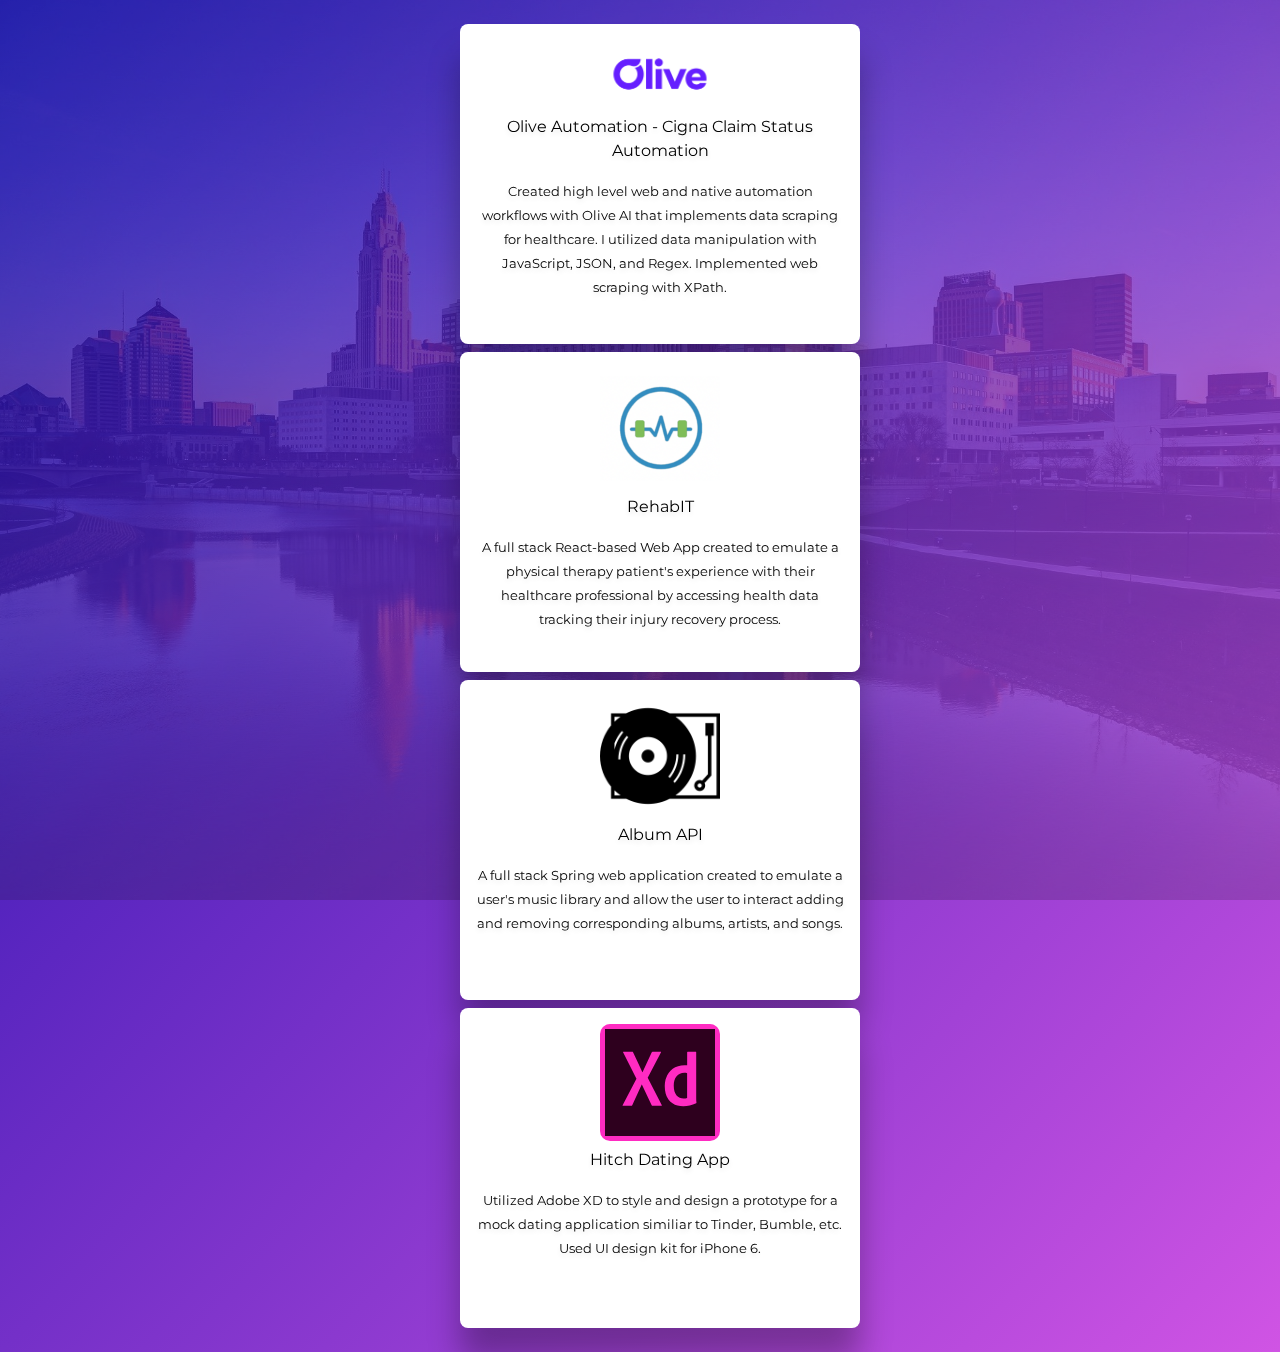
<file: newPortfolio/projects.html>
<!DOCTYPE html>
<html lang="en">
<head>
    <meta charset="UTF-8">
    <meta name="viewport" content="width=device-width, initial-scale=1.0">
    <meta http-equiv="X-UA-Compatible" content="ie=edge">
    <title>Projects</title>
    <link rel="stylesheet" type="text/css" href="css/projects.css">
    <link href="https://fonts.googleapis.com/css?family=Montserrat&display=swap" rel="stylesheet">
</head>
<body>
        <div class="wallpaper"></div>
        <div class="content"></div>

        <ul class="cards">
            <li class="singleCard">
                <img class="projectImg" src="/newPortfolio/images/Favorites/olive_logo_2.png" alt="Olive">
                       <div class="cardName">Olive Automation - Cigna Claim Status Automation</div>
                <p><small>Created high level web and native automation workflows with Olive AI that implements data scraping for healthcare.
                    I utilized data manipulation with JavaScript, JSON, and Regex. Implemented web scraping with XPath.
                </small></p>
            </li>
        
            <li class="singleCard">

                    <a href="https://github.com/JimJewell/rehab-application"></a>
                    <img class="projectImg" src="/newPortfolio/images/apple-touch-icon.png" alt="RehabIT">
            </a>
                    <div class="cardName">RehabIT</div>
                    <p><small>A full stack React-based Web App created to emulate a physical therapy patient's experience with their healthcare 
                        professional by accessing health data tracking their injury recovery process. </small></p>
                </li>
            
            <li class="singleCard">
                    <a href="https://github.com/akjeffers/Album-Collection">
                    <img class="projectImg" src="/newPortfolio/images/record_player.png" alt="Record">
                    </a>
                    <div class="cardName">Album API </div>
                    <p><small>A full stack Spring web application created to emulate a user's music library and allow the user to interact adding and removing corresponding albums, artists, and songs.</small></p>
                </li>

                <li class="singleCard">
                        <a href="https://github.com/akjeffers/XD_Project">
                        <img class="projectImg" src="/newPortfolio/images/Favorites/adobe-xd.svg" alt="Adobe XD">
                        </a>
                        <div class="cardName">Hitch Dating App</div>
                        <p><small>Utilized Adobe XD to style and design a prototype for a mock dating application similiar to Tinder, Bumble, etc. Used UI design kit for iPhone 6.</small></p>
                    </li>
        








        </ul>
</body>
</html>
</file>
<file: newPortfolio/css/projects.css>
/* General */


html {
    background-color: #5f45bb;
    background-image: linear-gradient(to bottom right, #180cac, #d054e4);
    color: #fff;
    cursor: pointer;
    font-family: 'Montserrat', sans-serif;
    font-size: 16px;
    -moz-osx-font-smoothing: grayscale;
    -webkit-font-smoothing: antialiased;
    line-height: 1.5;
    min-height: 100vh;
    min-width: 300px;
    overflow-x: hidden;
    text-shadow: 0 3px 5px rgba(0, 0, 0, 0.1);
    display:flex;
    justify-content:space-around;
    align-items:center;

}

.flex-container{
    display:flex;
    justify-content:space-between;
    align-items:center;
    }
.flex-item > img {
    width: 50px;
}



/* Specific */

h1 {
    
}

li {
    list-style-type: none;
}

.wallpaper  {   
    background-image: url("../images/columbus.jpg");
    background-position: center;
    background-size: cover;
    opacity: 0.2;
    position: fixed;
    display: block;
    height: 100%;
    left: 0;
    top: 0;
    width: 100%;
}

/* Project Images */ 
img {
   width: 120px;
   border-radius: 10px;
   /* max-width: 100x; */
}

/* Individual Cards */

.singleCard {
    background-color: #fff;
    border-radius: .5em;
    box-sizing: border-box;
    height: 20em;
    margin: .5em;
    padding: 1em;
    position: relative;
    width: 25em;
    box-shadow: 0 2rem 2rem rgba(0,0,0,0.3);
    color: black;
    text-align: center;
}
</file>
